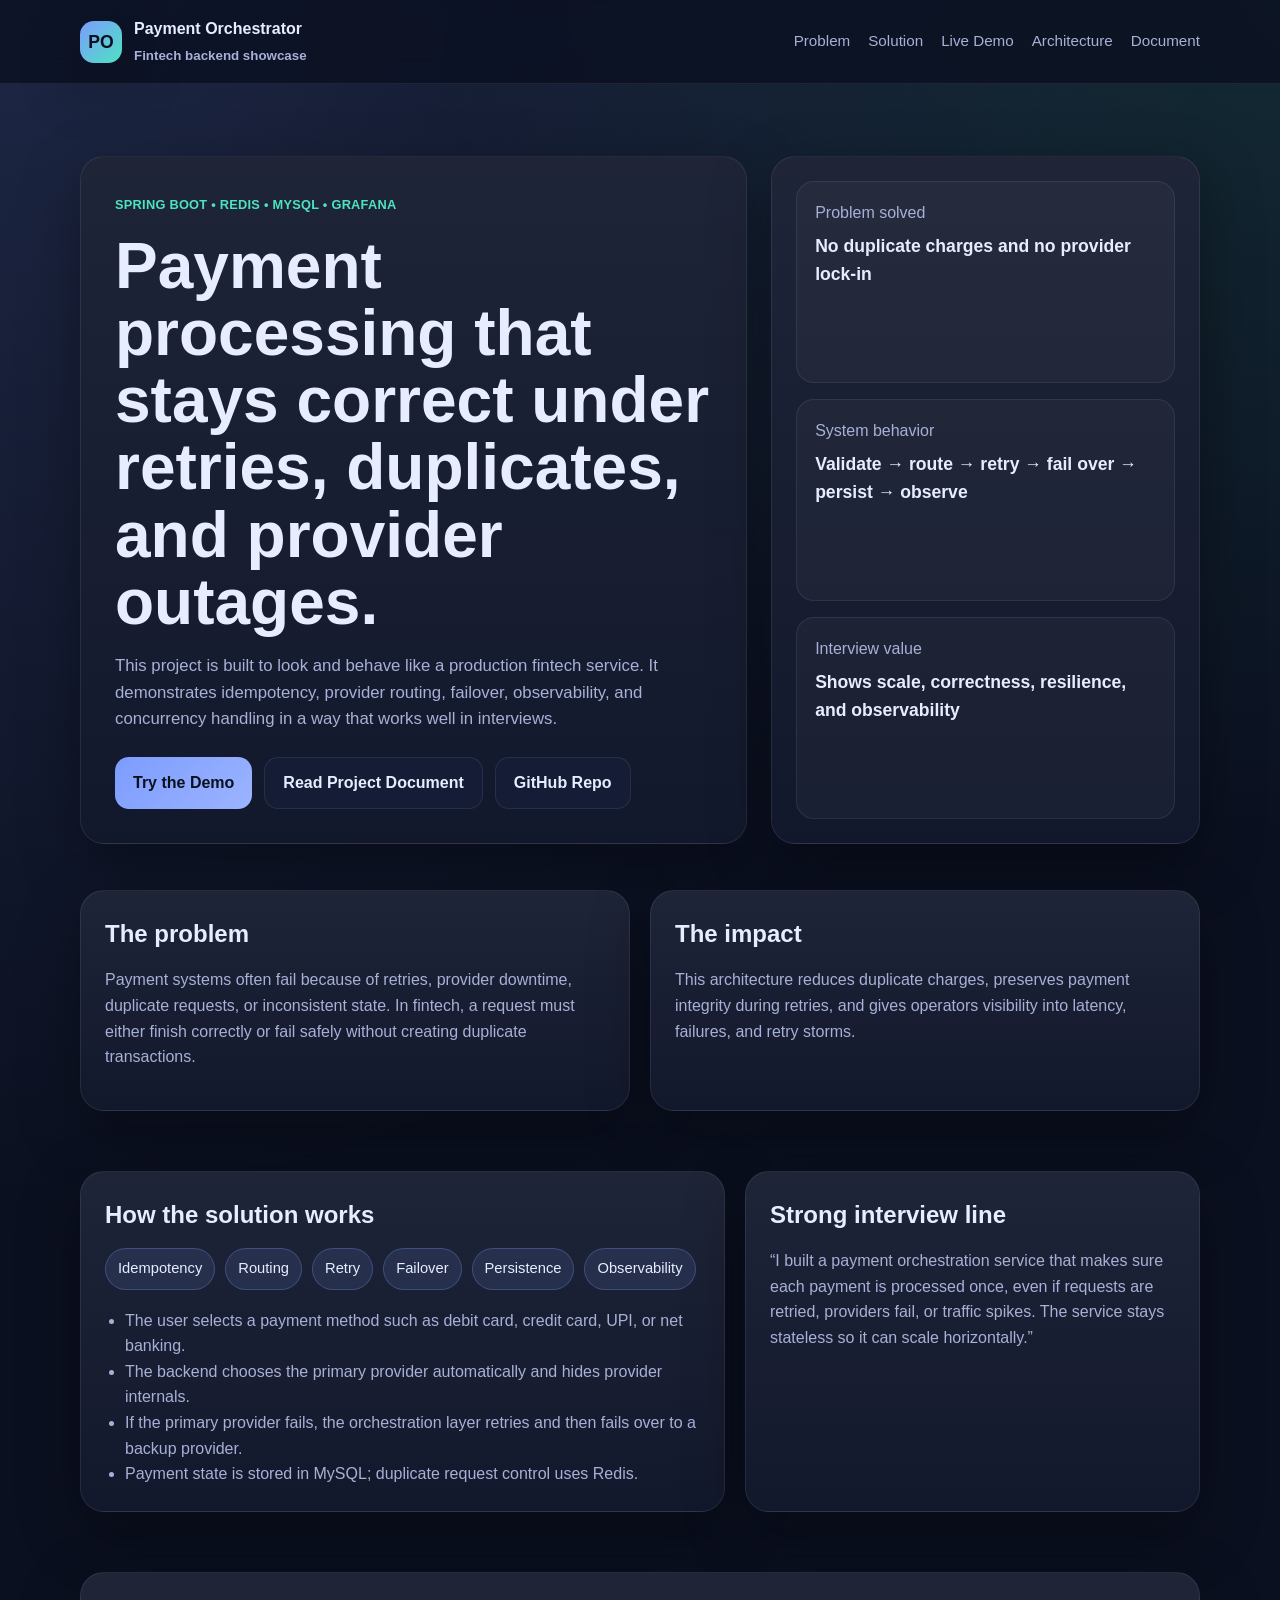
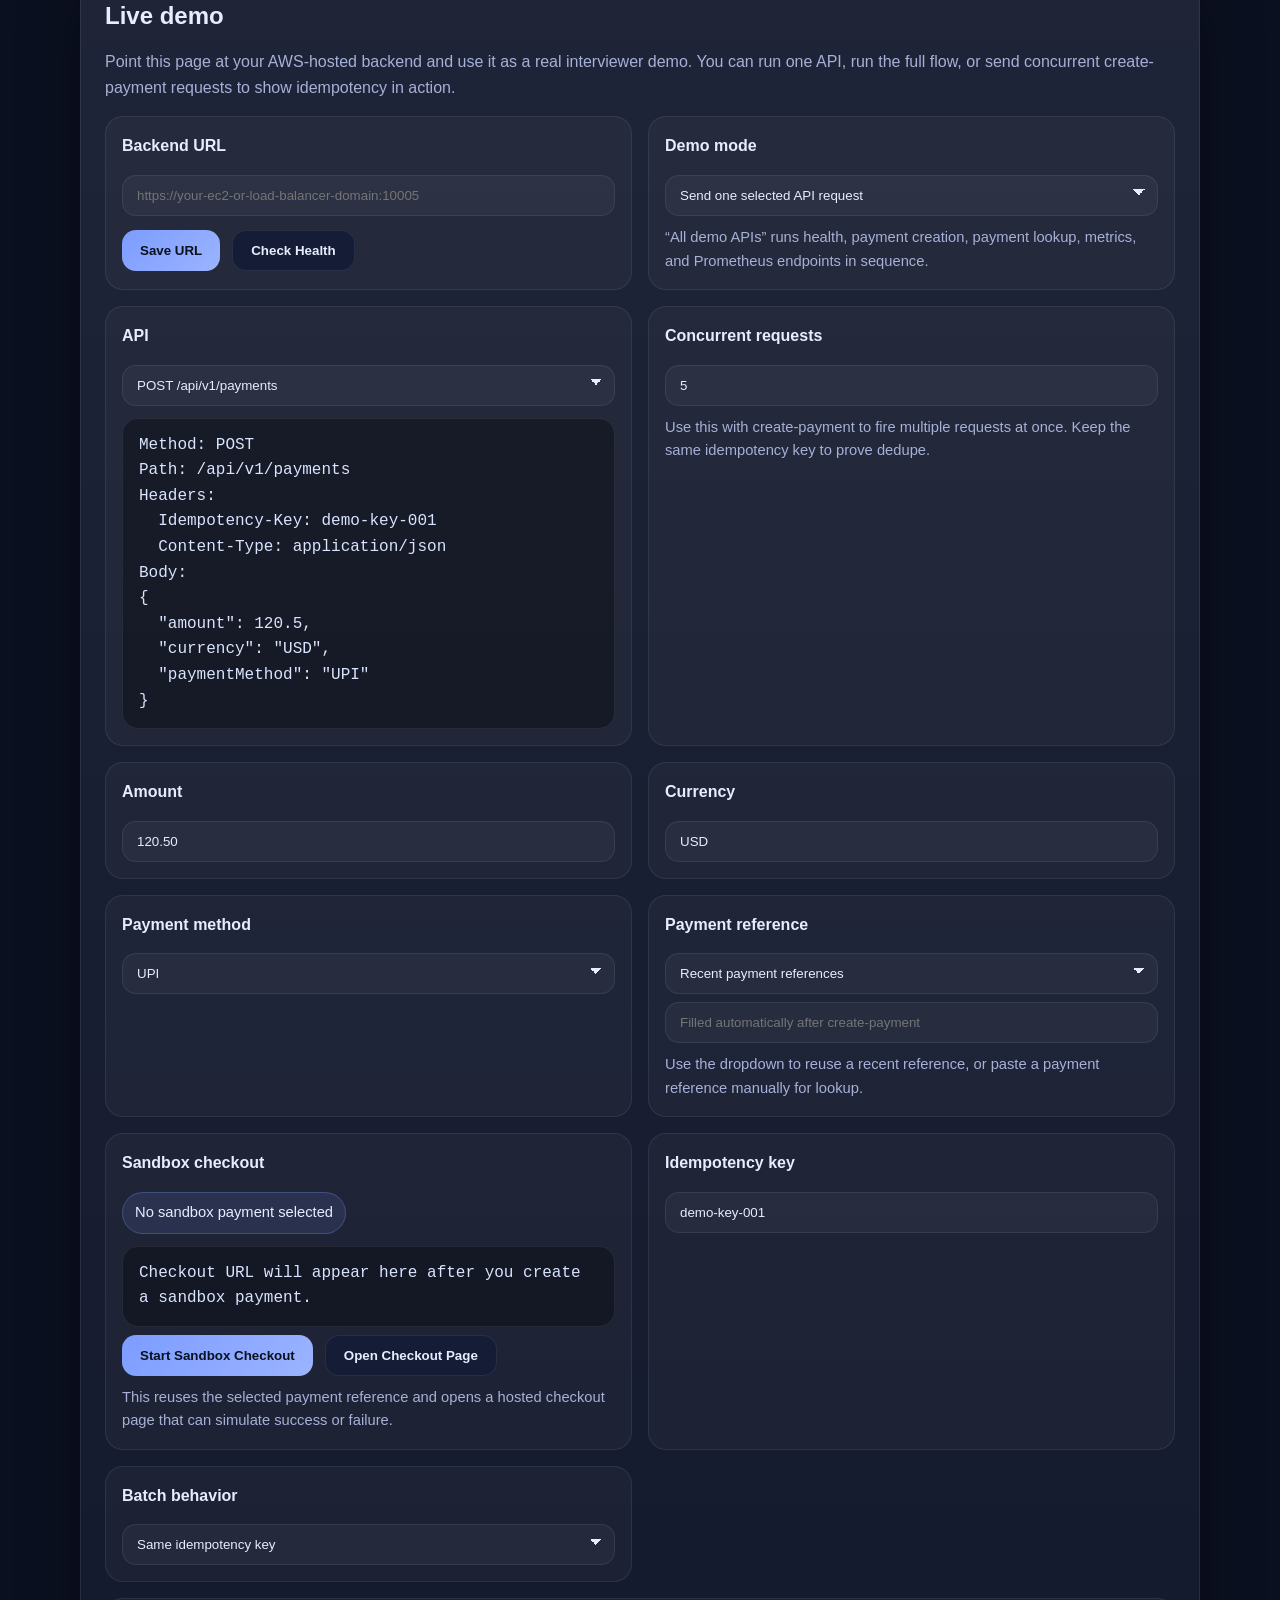
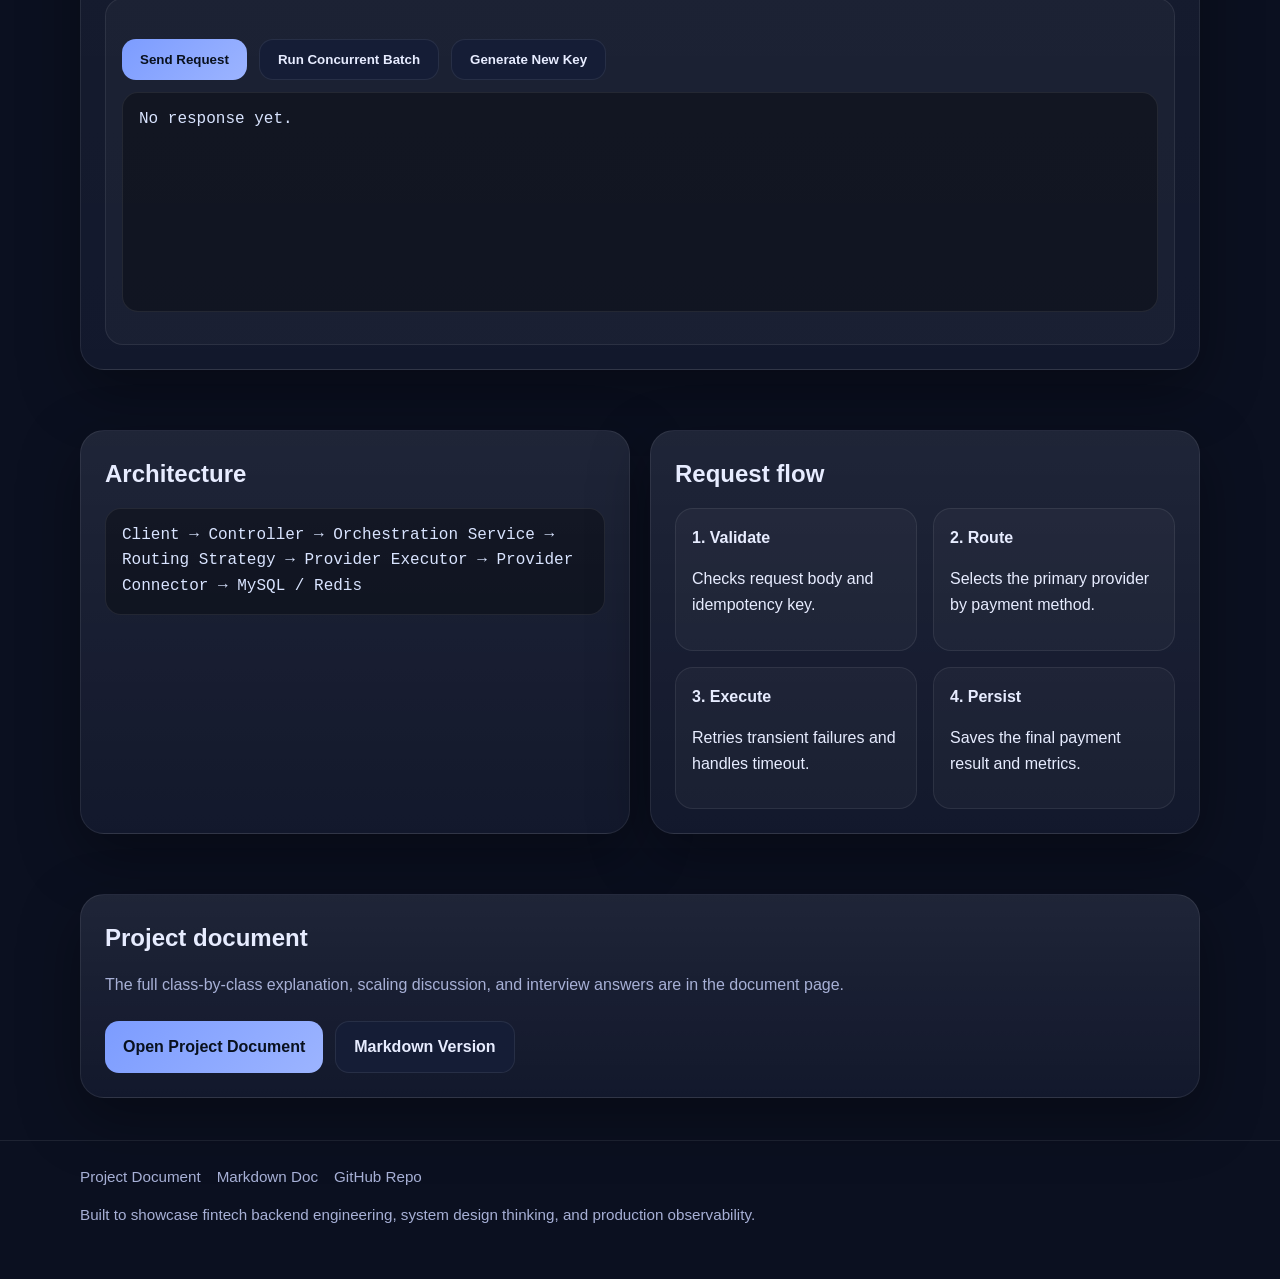
<file: index.html>
<!doctype html>
<html lang="en">
  <head>
    <meta charset="utf-8" />
    <meta name="viewport" content="width=device-width, initial-scale=1" />
    <title>Payment Orchestrator | Fintech Backend Showcase</title>
    <meta
      name="description"
      content="A portfolio-ready payment orchestration backend that demonstrates idempotency, routing, concurrency, failover, and observability."
    />
    <link rel="stylesheet" href="./assets/site.css" />
    <script defer src="./assets/app.js"></script>
  </head>
  <body>
    <header class="topbar">
      <div class="container topbar-inner">
        <div class="brand">
          <div class="brand-badge">PO</div>
          <div>
            <div>Payment Orchestrator</div>
            <small class="muted">Fintech backend showcase</small>
          </div>
        </div>
        <nav class="nav">
          <a href="#problem">Problem</a>
          <a href="#solution">Solution</a>
          <a href="#live-demo">Live Demo</a>
          <a href="#architecture">Architecture</a>
          <a href="#document">Document</a>
        </nav>
      </div>
    </header>

    <main>
      <section class="hero">
        <div class="container hero-grid">
          <div class="hero-card">
            <div class="eyebrow">Spring Boot • Redis • MySQL • Grafana</div>
            <h1>Payment processing that stays correct under retries, duplicates, and provider outages.</h1>
            <p class="lead">
              This project is built to look and behave like a production fintech service. It demonstrates idempotency,
              provider routing, failover, observability, and concurrency handling in a way that works well in interviews.
            </p>
            <div class="cta-row">
              <a class="btn primary" href="#live-demo">Try the Demo</a>
              <a class="btn" href="./project-document.html">Read Project Document</a>
              <a class="btn" href="https://github.com/lalitbodana236/Payment-Orchestrator" target="_blank" rel="noreferrer">GitHub Repo</a>
            </div>
          </div>
          <aside class="side-card metrics">
            <div class="metric">
              <span class="muted">Problem solved</span>
              <strong>No duplicate charges and no provider lock-in</strong>
            </div>
            <div class="metric">
              <span class="muted">System behavior</span>
              <strong>Validate → route → retry → fail over → persist → observe</strong>
            </div>
            <div class="metric">
              <span class="muted">Interview value</span>
              <strong>Shows scale, correctness, resilience, and observability</strong>
            </div>
          </aside>
        </div>
      </section>

      <section class="section" id="problem">
        <div class="container section-grid">
          <div class="section-card span-6">
            <h2>The problem</h2>
            <p class="muted" style="margin-top: 0">
              Payment systems often fail because of retries, provider downtime, duplicate requests, or inconsistent state.
              In fintech, a request must either finish correctly or fail safely without creating duplicate transactions.
            </p>
          </div>
          <div class="section-card span-6">
            <h2>The impact</h2>
            <p class="muted" style="margin-top: 0">
              This architecture reduces duplicate charges, preserves payment integrity during retries, and gives operators
              visibility into latency, failures, and retry storms.
            </p>
          </div>
        </div>
      </section>

      <section class="section" id="solution">
        <div class="container section-grid">
          <div class="section-card span-7">
            <h2>How the solution works</h2>
            <div class="pill-row">
              <span class="pill">Idempotency</span>
              <span class="pill">Routing</span>
              <span class="pill">Retry</span>
              <span class="pill">Failover</span>
              <span class="pill">Persistence</span>
              <span class="pill">Observability</span>
            </div>
            <ul class="list" style="margin-top: 18px">
              <li>The user selects a payment method such as debit card, credit card, UPI, or net banking.</li>
              <li>The backend chooses the primary provider automatically and hides provider internals.</li>
              <li>If the primary provider fails, the orchestration layer retries and then fails over to a backup provider.</li>
              <li>Payment state is stored in MySQL; duplicate request control uses Redis.</li>
            </ul>
          </div>
          <div class="section-card span-5">
            <h2>Strong interview line</h2>
            <p class="muted" style="margin-top: 0">
              “I built a payment orchestration service that makes sure each payment is processed once, even if requests are
              retried, providers fail, or traffic spikes. The service stays stateless so it can scale horizontally.”
            </p>
          </div>
        </div>
      </section>

      <section class="section" id="live-demo">
        <div class="container section-grid">
          <div class="section-card span-12">
            <h2>Live demo</h2>
            <p class="muted" style="margin-top: 0">
              Point this page at your AWS-hosted backend and use it as a real interviewer demo. You can run one API,
              run the full flow, or send concurrent create-payment requests to show idempotency in action.
            </p>

            <div class="demo-intro-grid" style="margin-top: 16px">
              <div class="step">
                <h3>Backend URL</h3>
                <input
                  id="apiBaseUrl"
                  type="url"
                  placeholder="https://your-ec2-or-load-balancer-domain:10005"
                  class="form-control"
                />
                <div class="cta-row" style="margin-top: 14px">
                  <button class="btn primary" id="saveBaseUrl" type="button">Save URL</button>
                  <button class="btn" id="checkHealth" type="button">Check Health</button>
                </div>
              </div>

              <div class="step">
                <h3>Demo mode</h3>
                <select id="demoMode" class="form-control">
                  <option value="single" selected>Send one selected API request</option>
                  <option value="all">Run all demo APIs</option>
                </select>
                <p class="muted small-copy">
                  “All demo APIs” runs health, payment creation, payment lookup, metrics, and Prometheus endpoints in sequence.
                </p>
              </div>
            </div>

            <form id="demoForm" class="demo-form-grid" style="margin-top: 16px">
              <div class="step">
                <h3>API</h3>
                <select id="endpointType" class="form-control">
                  <option value="health">GET /actuator/health</option>
                  <option value="create-payment" selected>POST /api/v1/payments</option>
                  <option value="get-payment">GET /api/v1/payments/{paymentReference}</option>
                  <option value="metrics">GET /api/v1/observability/metrics</option>
                  <option value="prometheus">GET /actuator/prometheus</option>
                </select>
                <div id="requestPreview" class="code" style="margin-top: 12px; white-space: pre-wrap; min-height: 120px;">Request preview will appear here.</div>
              </div>

              <div class="step">
                <h3>Concurrent requests</h3>
                <input id="concurrencyCount" type="number" min="1" max="25" value="5" class="form-control" />
                <p class="muted small-copy">
                  Use this with create-payment to fire multiple requests at once. Keep the same idempotency key to prove dedupe.
                </p>
              </div>

              <div class="step">
                <h3>Amount</h3>
                <input id="amount" type="number" step="0.01" min="0.01" value="120.50" class="form-control" />
              </div>

              <div class="step">
                <h3>Currency</h3>
                <input id="currency" type="text" value="USD" maxlength="3" class="form-control" />
              </div>

              <div class="step">
                <h3>Payment method</h3>
                <select id="paymentMethod" class="form-control">
                  <option>DEBIT_CARD</option>
                  <option>CREDIT_CARD</option>
                  <option selected>UPI</option>
                  <option>NET_BANKING</option>
                </select>
              </div>

              <div class="step">
                <h3>Payment reference</h3>
                <select id="recentPaymentReference" class="form-control">
                  <option value="">Recent payment references</option>
                </select>
                <input id="paymentReference" type="text" placeholder="Filled automatically after create-payment" class="form-control" />
                <p class="muted small-copy">
                  Use the dropdown to reuse a recent reference, or paste a payment reference manually for lookup.
                </p>
              </div>

              <div class="step">
                <h3>Sandbox checkout</h3>
                <div id="sandboxStatusBadge" class="pill" style="display: inline-flex; margin-top: 8px;">No sandbox payment selected</div>
                <div id="sandboxCheckoutUrl" class="code" style="margin-top: 12px; word-break: break-all;">Checkout URL will appear here after you create a sandbox payment.</div>
                <div class="cta-row" style="margin-top: 8px">
                  <button class="btn primary" id="createSandboxPayment" type="button">Start Sandbox Checkout</button>
                  <button class="btn" id="openSandboxCheckout" type="button">Open Checkout Page</button>
                </div>
                <p class="muted small-copy">
                  This reuses the selected payment reference and opens a hosted checkout page that can simulate success or failure.
                </p>
              </div>

              <div class="step">
                <h3>Idempotency key</h3>
                <input id="idempotencyKey" type="text" value="demo-key-001" class="form-control" />
              </div>

              <div class="step">
                <h3>Batch behavior</h3>
                <select id="batchMode" class="form-control">
                  <option value="same-key" selected>Same idempotency key</option>
                  <option value="unique-keys">Unique idempotency keys</option>
                </select>
              </div>

              <div class="step demo-actions">
                <div class="cta-row">
                  <button class="btn primary" type="submit">Send Request</button>
                  <button class="btn" id="runConcurrent" type="button">Run Concurrent Batch</button>
                  <button class="btn" id="fillUuid" type="button">Generate New Key</button>
                </div>
                <div id="statusMessage" class="muted" style="margin-top: 12px"></div>
                <pre id="responseBox" class="code" style="margin-top: 12px; min-height: 220px;">No response yet.</pre>
              </div>
            </form>
          </div>
        </div>
      </section>

      <section class="section" id="architecture">
        <div class="container section-grid">
          <div class="section-card span-6">
            <h2>Architecture</h2>
            <div class="code">Client → Controller → Orchestration Service → Routing Strategy → Provider Executor → Provider Connector → MySQL / Redis</div>
          </div>
          <div class="section-card span-6">
            <h2>Request flow</h2>
            <div class="grid-two">
              <div class="step"><h3>1. Validate</h3><p>Checks request body and idempotency key.</p></div>
              <div class="step"><h3>2. Route</h3><p>Selects the primary provider by payment method.</p></div>
              <div class="step"><h3>3. Execute</h3><p>Retries transient failures and handles timeout.</p></div>
              <div class="step"><h3>4. Persist</h3><p>Saves the final payment result and metrics.</p></div>
            </div>
          </div>
        </div>
      </section>

      <section class="section" id="document">
        <div class="container section-grid">
          <div class="section-card span-12">
            <h2>Project document</h2>
            <p class="muted" style="margin-top: 0">
              The full class-by-class explanation, scaling discussion, and interview answers are in the document page.
            </p>
            <div class="cta-row">
              <a class="btn primary" href="./project-document.html">Open Project Document</a>
              <a class="btn" href="./project-document.md" target="_blank" rel="noreferrer">Markdown Version</a>
            </div>
          </div>
        </div>
      </section>
    </main>

    <footer class="footer">
      <div class="container">
        <div class="footer-links">
          <a href="./project-document.html">Project Document</a>
          <a href="./project-document.md">Markdown Doc</a>
          <a href="https://github.com/lalitbodana236/Payment-Orchestrator" target="_blank" rel="noreferrer">GitHub Repo</a>
        </div>
        <p style="margin-top: 14px">Built to showcase fintech backend engineering, system design thinking, and production observability.</p>
      </div>
    </footer>
  </body>
</html>
</file>
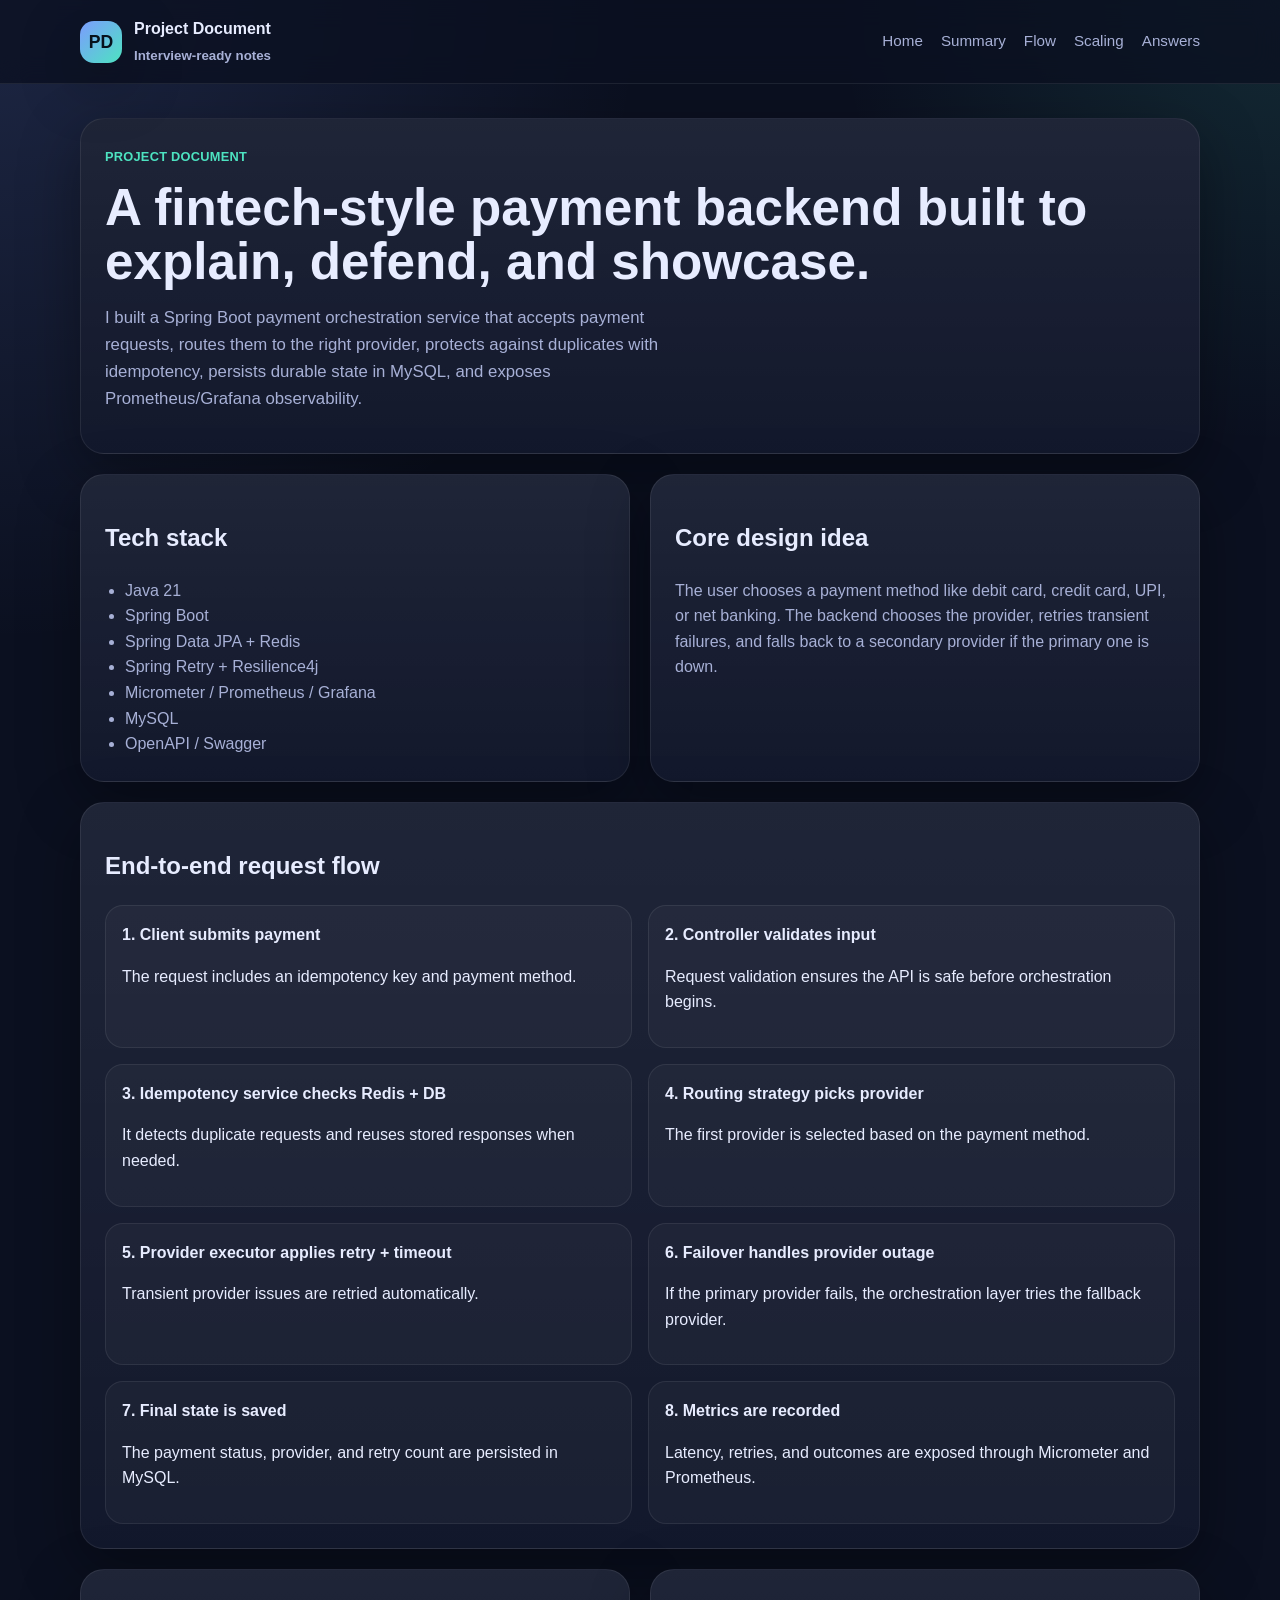
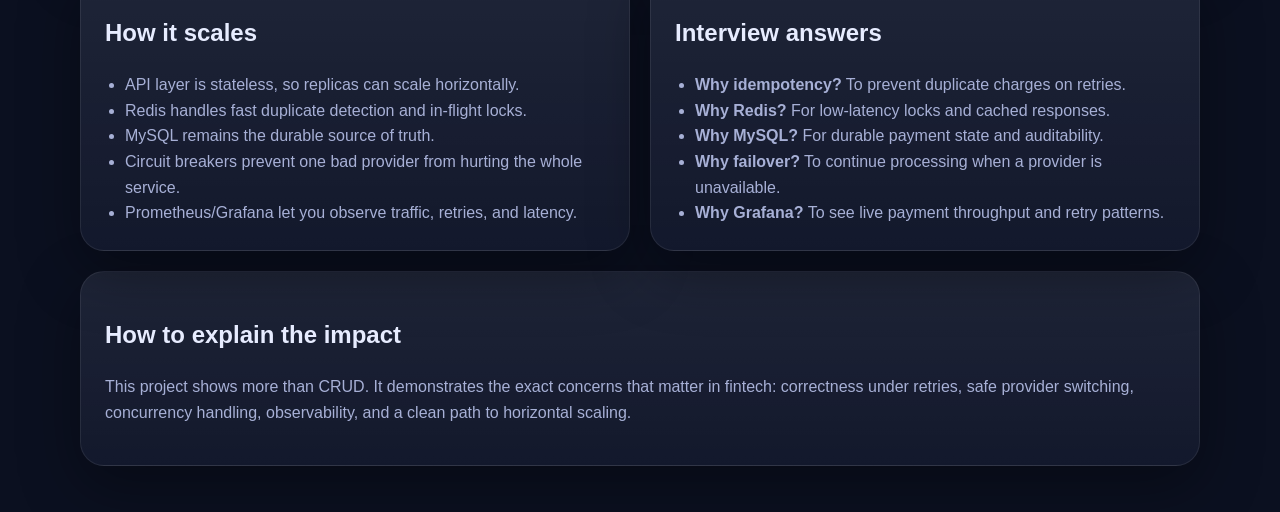
<file: project-document.html>
<!doctype html>
<html lang="en">
<head>
  <meta charset="utf-8" />
  <meta name="viewport" content="width=device-width, initial-scale=1" />
  <title>Project Document | Payment Orchestrator</title>
  <meta name="description" content="Detailed project document for the Payment Orchestrator portfolio project." />
  <link rel="stylesheet" href="./assets/site.css" />
</head>
<body>
  <header class="topbar">
    <div class="container topbar-inner">
      <div class="brand">
        <div class="brand-badge">PD</div>
        <div>
          <div>Project Document</div>
          <small style="color: var(--muted);">Interview-ready notes</small>
        </div>
      </div>
      <nav class="nav">
        <a href="./index.html">Home</a>
        <a href="#summary">Summary</a>
        <a href="#flow">Flow</a>
        <a href="#scaling">Scaling</a>
        <a href="#answers">Answers</a>
      </nav>
    </div>
  </header>

  <main class="container" style="padding: 34px 0 46px;">
    <section class="section-card" id="summary">
      <div class="eyebrow">Project document</div>
      <h1 style="font-size: clamp(2rem, 4vw, 3.6rem); margin-top: 12px;">A fintech-style payment backend built to explain, defend, and showcase.</h1>
      <p class="lead">
        I built a Spring Boot payment orchestration service that accepts payment requests, routes them to the right provider,
        protects against duplicates with idempotency, persists durable state in MySQL, and exposes Prometheus/Grafana observability.
      </p>
    </section>

    <section class="section-grid" style="margin-top: 20px;">
      <article class="section-card span-6">
        <h2>Tech stack</h2>
        <ul class="list">
          <li>Java 21</li>
          <li>Spring Boot</li>
          <li>Spring Data JPA + Redis</li>
          <li>Spring Retry + Resilience4j</li>
          <li>Micrometer / Prometheus / Grafana</li>
          <li>MySQL</li>
          <li>OpenAPI / Swagger</li>
        </ul>
      </article>
      <article class="section-card span-6">
        <h2>Core design idea</h2>
        <p style="color: var(--muted); margin-top: 0;">
          The user chooses a payment method like debit card, credit card, UPI, or net banking. The backend chooses the provider,
          retries transient failures, and falls back to a secondary provider if the primary one is down.
        </p>
      </article>
    </section>

    <section class="section-grid" style="margin-top: 20px;" id="flow">
      <article class="section-card span-12">
        <h2>End-to-end request flow</h2>
        <div class="grid-two">
          <div class="step"><h3>1. Client submits payment</h3><p>The request includes an idempotency key and payment method.</p></div>
          <div class="step"><h3>2. Controller validates input</h3><p>Request validation ensures the API is safe before orchestration begins.</p></div>
          <div class="step"><h3>3. Idempotency service checks Redis + DB</h3><p>It detects duplicate requests and reuses stored responses when needed.</p></div>
          <div class="step"><h3>4. Routing strategy picks provider</h3><p>The first provider is selected based on the payment method.</p></div>
          <div class="step"><h3>5. Provider executor applies retry + timeout</h3><p>Transient provider issues are retried automatically.</p></div>
          <div class="step"><h3>6. Failover handles provider outage</h3><p>If the primary provider fails, the orchestration layer tries the fallback provider.</p></div>
          <div class="step"><h3>7. Final state is saved</h3><p>The payment status, provider, and retry count are persisted in MySQL.</p></div>
          <div class="step"><h3>8. Metrics are recorded</h3><p>Latency, retries, and outcomes are exposed through Micrometer and Prometheus.</p></div>
        </div>
      </article>
    </section>

    <section class="section-grid" style="margin-top: 20px;">
      <article class="section-card span-6">
        <h2>How it scales</h2>
        <ul class="list">
          <li>API layer is stateless, so replicas can scale horizontally.</li>
          <li>Redis handles fast duplicate detection and in-flight locks.</li>
          <li>MySQL remains the durable source of truth.</li>
          <li>Circuit breakers prevent one bad provider from hurting the whole service.</li>
          <li>Prometheus/Grafana let you observe traffic, retries, and latency.</li>
        </ul>
      </article>
      <article class="section-card span-6" id="answers">
        <h2>Interview answers</h2>
        <ul class="list">
          <li><strong>Why idempotency?</strong> To prevent duplicate charges on retries.</li>
          <li><strong>Why Redis?</strong> For low-latency locks and cached responses.</li>
          <li><strong>Why MySQL?</strong> For durable payment state and auditability.</li>
          <li><strong>Why failover?</strong> To continue processing when a provider is unavailable.</li>
          <li><strong>Why Grafana?</strong> To see live payment throughput and retry patterns.</li>
        </ul>
      </article>
    </section>

    <section class="section-card" style="margin-top: 20px;">
      <h2>How to explain the impact</h2>
      <p style="color: var(--muted); margin-top: 0;">
        This project shows more than CRUD. It demonstrates the exact concerns that matter in fintech: correctness under retries,
        safe provider switching, concurrency handling, observability, and a clean path to horizontal scaling.
      </p>
    </section>
  </main>
</body>
</html>
</file>
<file: assets/site.css>
:root {
  color-scheme: dark;
  --bg: #0b1020;
  --panel: #11172b;
  --panel-2: #151d36;
  --text: #e7ecff;
  --muted: #a7b0d6;
  --accent: #7c9cff;
  --accent-2: #4de3c1;
  --border: rgba(255, 255, 255, 0.08);
  --shadow: 0 20px 60px rgba(0, 0, 0, 0.35);
}

* {
  box-sizing: border-box;
}

html {
  scroll-behavior: smooth;
}

body {
  margin: 0;
  font-family: Inter, Segoe UI, Arial, sans-serif;
  background:
    radial-gradient(circle at top left, rgba(124, 156, 255, 0.16), transparent 26%),
    radial-gradient(circle at top right, rgba(77, 227, 193, 0.12), transparent 18%),
    var(--bg);
  color: var(--text);
  line-height: 1.6;
}

a {
  color: inherit;
  text-decoration: none;
}

.container {
  width: min(1120px, calc(100% - 32px));
  margin: 0 auto;
}

.topbar {
  position: sticky;
  top: 0;
  z-index: 10;
  backdrop-filter: blur(14px);
  background: rgba(11, 16, 32, 0.78);
  border-bottom: 1px solid var(--border);
}

.topbar-inner {
  display: flex;
  justify-content: space-between;
  align-items: center;
  gap: 16px;
  padding: 16px 0;
}

.brand {
  display: flex;
  align-items: center;
  gap: 12px;
  font-weight: 800;
}

.brand-badge {
  width: 42px;
  height: 42px;
  border-radius: 14px;
  display: grid;
  place-items: center;
  background: linear-gradient(135deg, var(--accent), var(--accent-2));
  color: #07111d;
  font-size: 1.1rem;
  box-shadow: var(--shadow);
}

.nav {
  display: flex;
  gap: 18px;
  flex-wrap: wrap;
  justify-content: flex-end;
  color: var(--muted);
  font-size: 0.95rem;
}

.hero {
  padding: 72px 0 28px;
}

.hero-grid {
  display: grid;
  grid-template-columns: 1.4fr 0.9fr;
  gap: 24px;
  align-items: stretch;
}

.hero-card,
.side-card,
.section-card {
  background: linear-gradient(180deg, rgba(255,255,255,0.06), transparent 110%), var(--panel);
  border: 1px solid var(--border);
  border-radius: 24px;
  box-shadow: var(--shadow);
}

.hero-card {
  padding: 34px;
}

.eyebrow {
  display: inline-flex;
  gap: 10px;
  align-items: center;
  color: var(--accent-2);
  font-weight: 700;
  letter-spacing: 0.02em;
  text-transform: uppercase;
  font-size: 0.8rem;
}

h1 {
  margin: 16px 0 12px;
  font-size: clamp(2.4rem, 5vw, 4.8rem);
  line-height: 1.05;
}

.lead {
  font-size: 1.05rem;
  color: var(--muted);
  max-width: 62ch;
}

.cta-row {
  display: flex;
  flex-wrap: wrap;
  gap: 12px;
  margin-top: 24px;
}

.btn {
  display: inline-flex;
  align-items: center;
  justify-content: center;
  padding: 12px 18px;
  border-radius: 14px;
  border: 1px solid var(--border);
  background: var(--panel-2);
  color: var(--text);
  font-weight: 700;
}

.btn.primary {
  background: linear-gradient(135deg, var(--accent), #9cb4ff);
  color: #09111f;
  border: 0;
}

.metrics {
  display: grid;
  gap: 16px;
  padding: 24px;
}

.metric {
  padding: 18px;
  border-radius: 18px;
  background: rgba(255,255,255,0.03);
  border: 1px solid var(--border);
}

.metric strong {
  display: block;
  font-size: 1.1rem;
  margin-top: 6px;
}

.section {
  padding: 18px 0 42px;
}

.section-grid {
  display: grid;
  grid-template-columns: repeat(12, 1fr);
  gap: 20px;
}

.section-card {
  padding: 24px;
}

.span-7 { grid-column: span 7; }
.span-5 { grid-column: span 5; }
.span-6 { grid-column: span 6; }
.span-12 { grid-column: span 12; }

.section h2 {
  margin: 0 0 14px;
  font-size: 1.5rem;
}

.pill-row {
  display: flex;
  flex-wrap: wrap;
  gap: 10px;
}

.pill {
  padding: 8px 12px;
  border-radius: 999px;
  background: rgba(124,156,255,0.12);
  border: 1px solid rgba(124,156,255,0.28);
  color: var(--text);
  font-size: 0.92rem;
}

.list {
  margin: 0;
  padding-left: 20px;
  color: var(--muted);
}

.grid-two {
  display: grid;
  grid-template-columns: repeat(2, minmax(0, 1fr));
  gap: 16px;
}

.demo-intro-grid {
  display: grid;
  grid-template-columns: repeat(2, minmax(0, 1fr));
  gap: 16px;
}

.demo-form-grid {
  display: grid;
  grid-template-columns: repeat(2, minmax(0, 1fr));
  gap: 16px;
}

.demo-actions {
  grid-column: 1 / -1;
}

.demo-form-grid .step {
  min-width: 0;
}

.step {
  padding: 16px;
  border: 1px solid var(--border);
  border-radius: 18px;
  background: rgba(255,255,255,0.03);
}

.step h3 {
  margin: 0 0 8px;
  font-size: 1rem;
}

.code {
  font-family: Consolas, Monaco, monospace;
  background: rgba(0,0,0,0.32);
  border: 1px solid var(--border);
  padding: 14px 16px;
  border-radius: 16px;
  overflow-x: auto;
  color: #d9e4ff;
}

.form-control {
  width: 100%;
  margin-top: 8px;
  padding: 12px 14px;
  border-radius: 14px;
  border: 1px solid var(--border);
  background: rgba(255,255,255,0.04);
  color: var(--text);
}

select.form-control {
  appearance: none;
  -webkit-appearance: none;
  -moz-appearance: none;
  background-image: linear-gradient(45deg, transparent 50%, var(--text) 50%),
    linear-gradient(135deg, var(--text) 50%, transparent 50%);
  background-position: calc(100% - 18px) calc(50% - 3px), calc(100% - 12px) calc(50% - 3px);
  background-size: 6px 6px, 6px 6px;
  background-repeat: no-repeat;
  padding-right: 42px;
}

select.form-control option {
  background: var(--panel-2);
  color: var(--text);
}

.form-control:disabled {
  opacity: 0.65;
  cursor: not-allowed;
}

.muted {
  color: var(--muted);
}

.small-copy {
  margin: 10px 0 0;
  font-size: 0.92rem;
}

.footer {
  border-top: 1px solid var(--border);
  color: var(--muted);
  padding: 24px 0 36px;
  font-size: 0.95rem;
}

.footer-links {
  display: flex;
  flex-wrap: wrap;
  gap: 16px;
}

@media (max-width: 920px) {
  .hero-grid,
  .section-grid,
  .grid-two,
  .demo-intro-grid,
  .demo-form-grid {
    grid-template-columns: 1fr;
  }

  .span-7,
  .span-5,
  .span-6,
  .span-12 {
    grid-column: span 1;
  }

  .demo-actions {
    grid-column: auto;
  }

  .topbar-inner {
    flex-direction: column;
    align-items: flex-start;
  }
}
</file>
